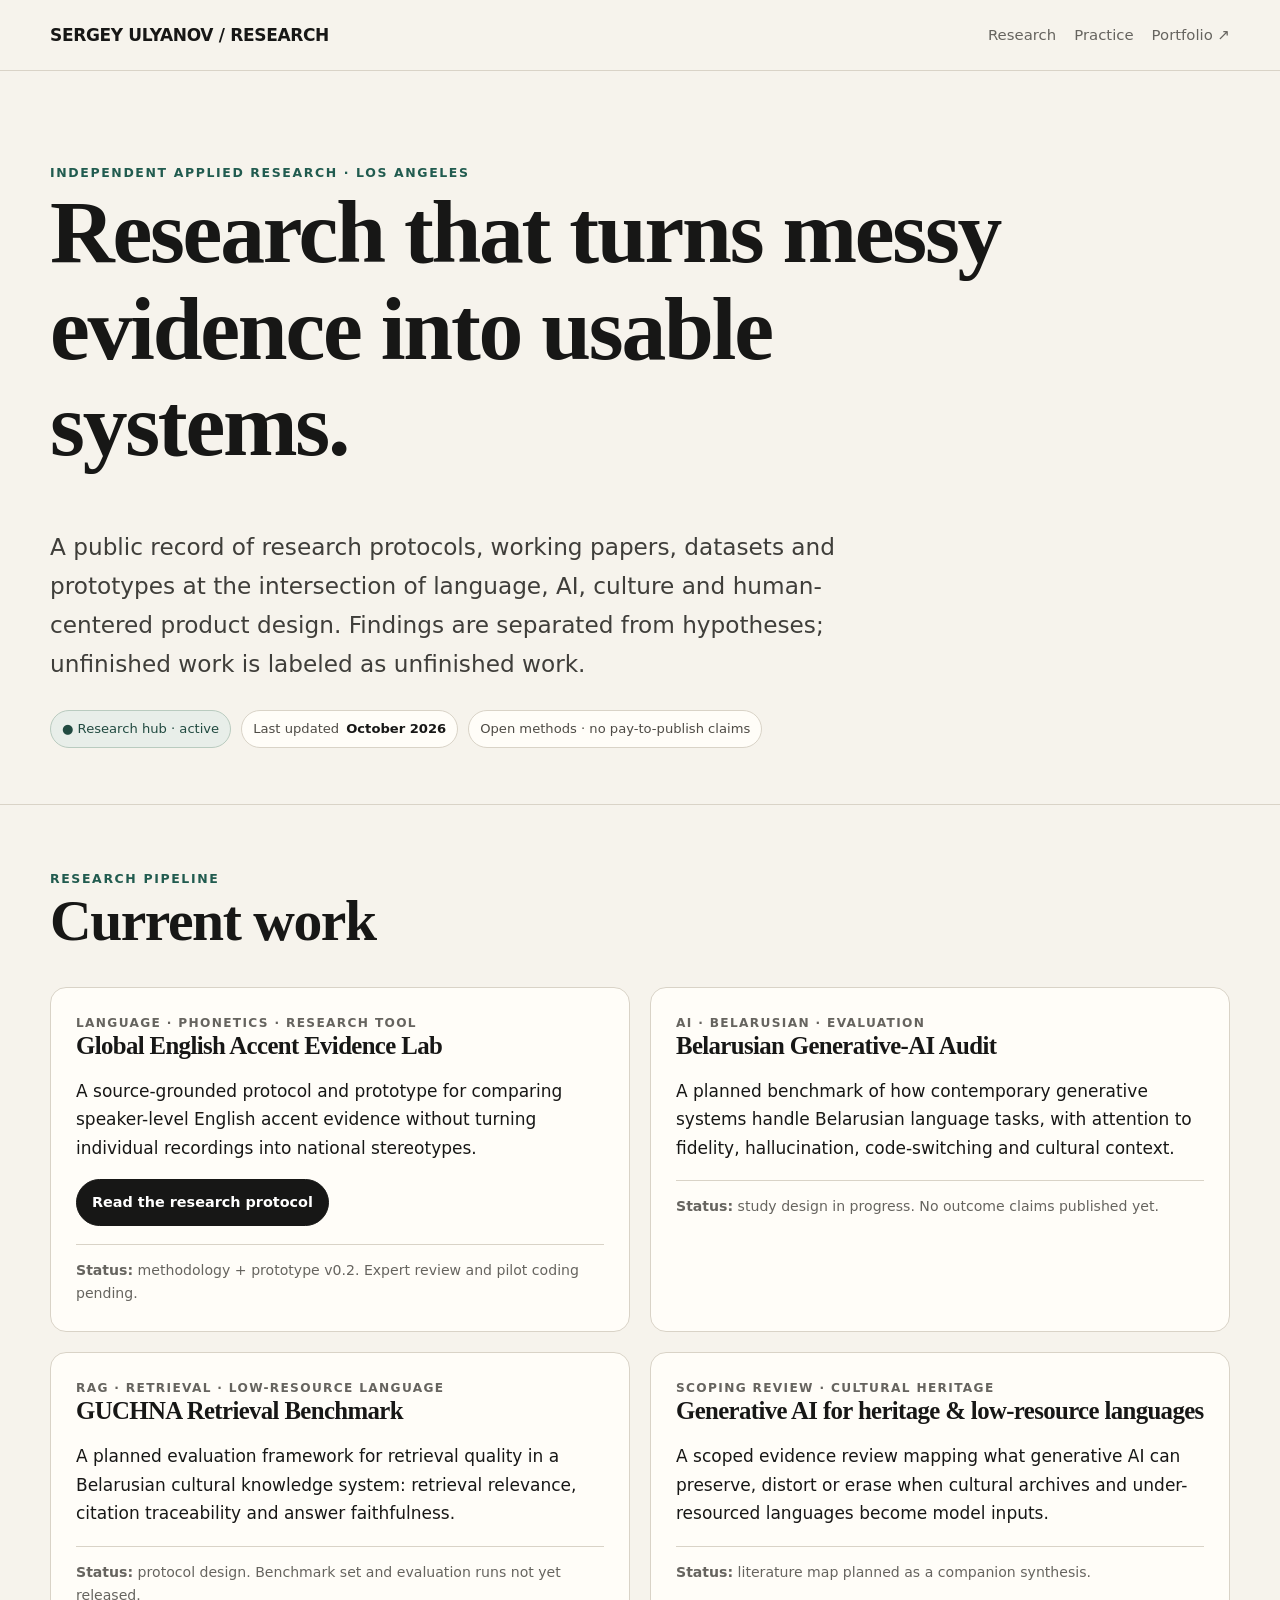
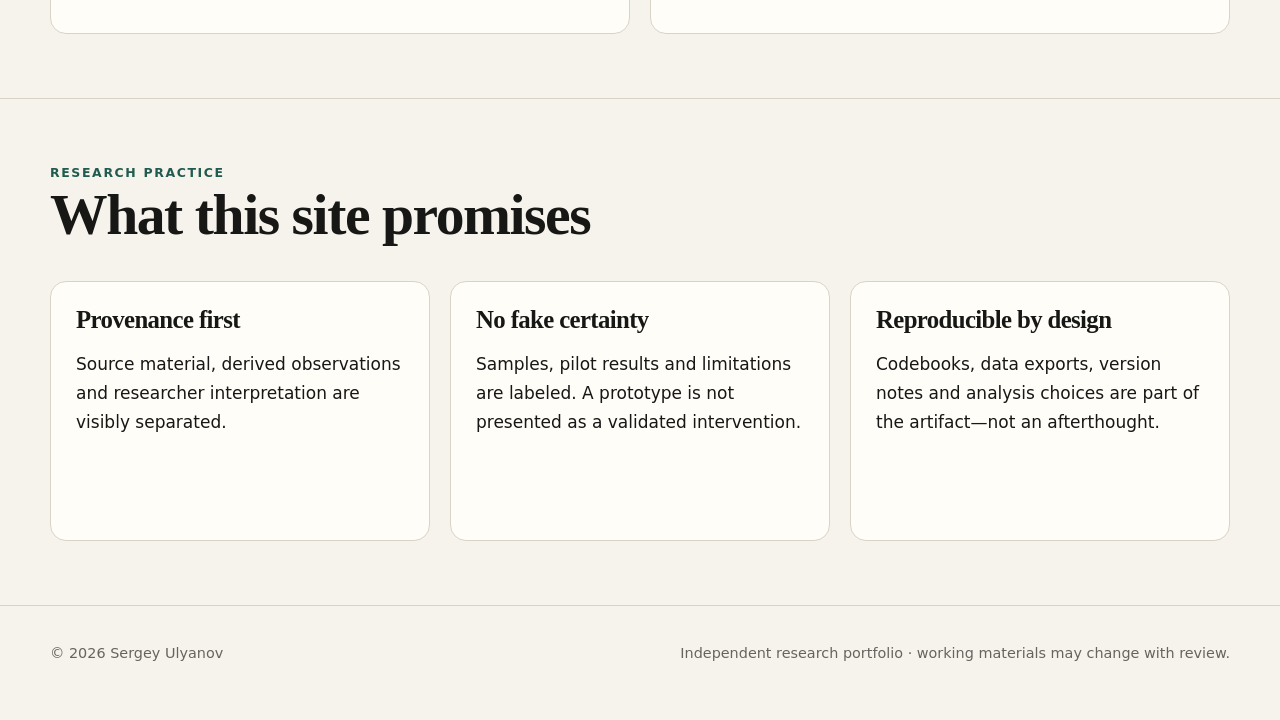
<file: index.html>
<!doctype html>
<html lang="en">
<head>
<meta charset="utf-8"><meta name="viewport" content="width=device-width,initial-scale=1">
<title>Research — Sergey Ulyanov</title>
<meta name="description" content="Applied research by Sergey Ulyanov across language, AI, culture and human-centered product design.">
<meta property="og:title" content="Research — Sergey Ulyanov"><meta property="og:description" content="Research protocols, working papers and reproducible prototypes.">
<link rel="stylesheet" href="./styles.css">
</head>
<body>
<a class="skip" href="#main">Skip to content</a>
<header class="sitehead"><div class="wrap inner">
<a class="brand" href="./">SERGEY ULYANOV / RESEARCH</a>
<nav class="nav" aria-label="Primary"><a href="#work">Research</a><a href="#practice">Practice</a><a href="https://sergey-ulyanov.pro">Portfolio ↗</a></nav>
</div></header>
<main id="main">
<section class="hero"><div class="wrap">
<div class="eyebrow">Independent applied research · Los Angeles</div>
<h1>Research that turns messy evidence into usable systems.</h1>
<p class="lede">A public record of research protocols, working papers, datasets and prototypes at the intersection of language, AI, culture and human-centered product design. Findings are separated from hypotheses; unfinished work is labeled as unfinished work.</p>
<div class="meta"><span class="pill status">● Research hub · active</span><span class="pill">Last updated <strong>October 2026</strong></span><span class="pill">Open methods · no pay-to-publish claims</span></div>
</div></section>

<section id="work"><div class="wrap">
<div class="eyebrow">Research pipeline</div><h2>Current work</h2>
<div class="grid">
<article class="card wide">
<div class="kicker">Language · phonetics · research tool</div>
<h3>Global English Accent Evidence Lab</h3>
<p>A source-grounded protocol and prototype for comparing speaker-level English accent evidence without turning individual recordings into national stereotypes.</p>
<p><a class="btn primary" href="./joy-of-phonetics/">Read the research protocol</a></p>
<div class="statusline"><strong>Status:</strong> methodology + prototype v0.2. Expert review and pilot coding pending.</div>
</article>
<article class="card wide">
<div class="kicker">AI · Belarusian · evaluation</div>
<h3>Belarusian Generative-AI Audit</h3>
<p>A planned benchmark of how contemporary generative systems handle Belarusian language tasks, with attention to fidelity, hallucination, code-switching and cultural context.</p>
<div class="statusline"><strong>Status:</strong> study design in progress. No outcome claims published yet.</div>
</article>
<article class="card wide">
<div class="kicker">RAG · retrieval · low-resource language</div>
<h3>GUCHNA Retrieval Benchmark</h3>
<p>A planned evaluation framework for retrieval quality in a Belarusian cultural knowledge system: retrieval relevance, citation traceability and answer faithfulness.</p>
<div class="statusline"><strong>Status:</strong> protocol design. Benchmark set and evaluation runs not yet released.</div>
</article>
<article class="card wide">
<div class="kicker">Scoping review · cultural heritage</div>
<h3>Generative AI for heritage & low-resource languages</h3>
<p>A scoped evidence review mapping what generative AI can preserve, distort or erase when cultural archives and under-resourced languages become model inputs.</p>
<div class="statusline"><strong>Status:</strong> literature map planned as a companion synthesis.</div>
</article>
</div>
</div></section>

<section id="practice"><div class="wrap">
<div class="eyebrow">Research practice</div><h2>What this site promises</h2>
<div class="grid">
<article class="card"><h3>Provenance first</h3><p>Source material, derived observations and researcher interpretation are visibly separated.</p></article>
<article class="card"><h3>No fake certainty</h3><p>Samples, pilot results and limitations are labeled. A prototype is not presented as a validated intervention.</p></article>
<article class="card"><h3>Reproducible by design</h3><p>Codebooks, data exports, version notes and analysis choices are part of the artifact—not an afterthought.</p></article>
</div>
</div></section>
</main>
<footer class="footer"><div class="wrap inner"><span>© 2026 Sergey Ulyanov</span><span>Independent research portfolio · working materials may change with review.</span></div></footer>
</body></html>
</file>
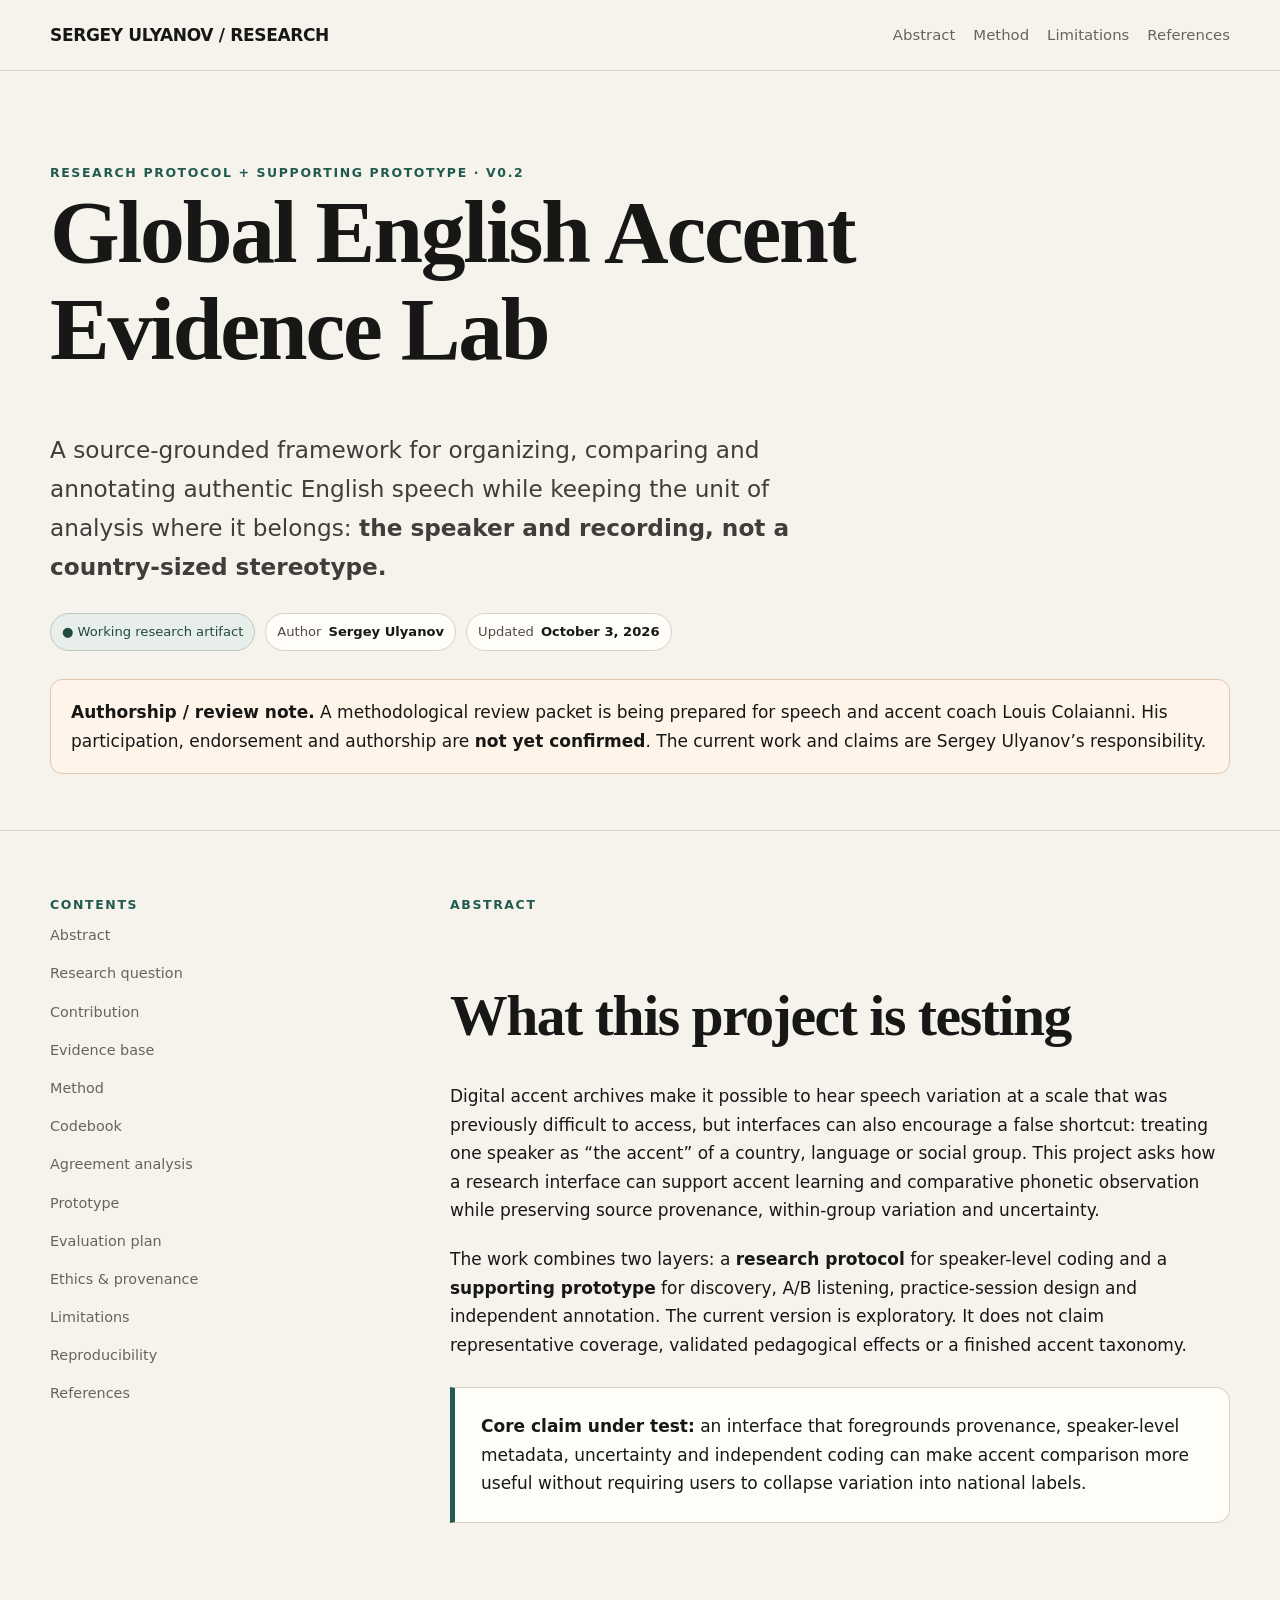
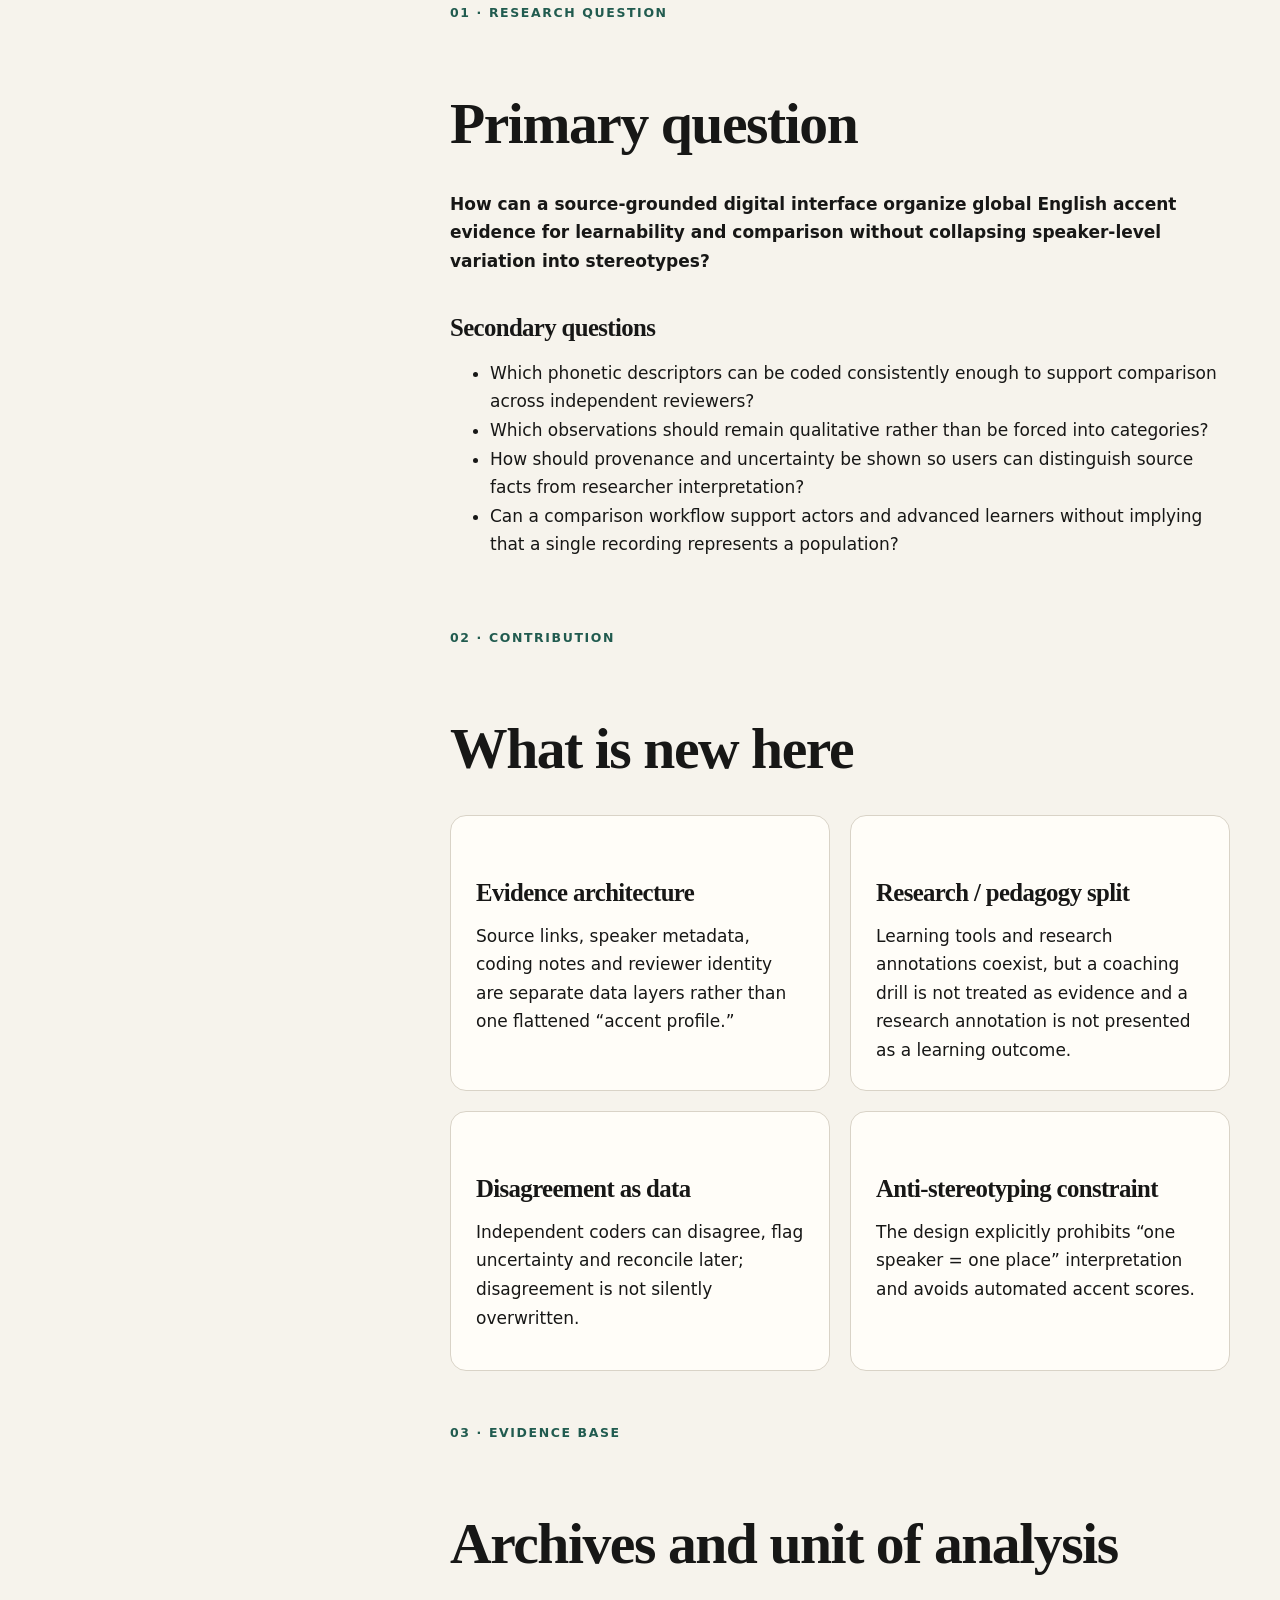
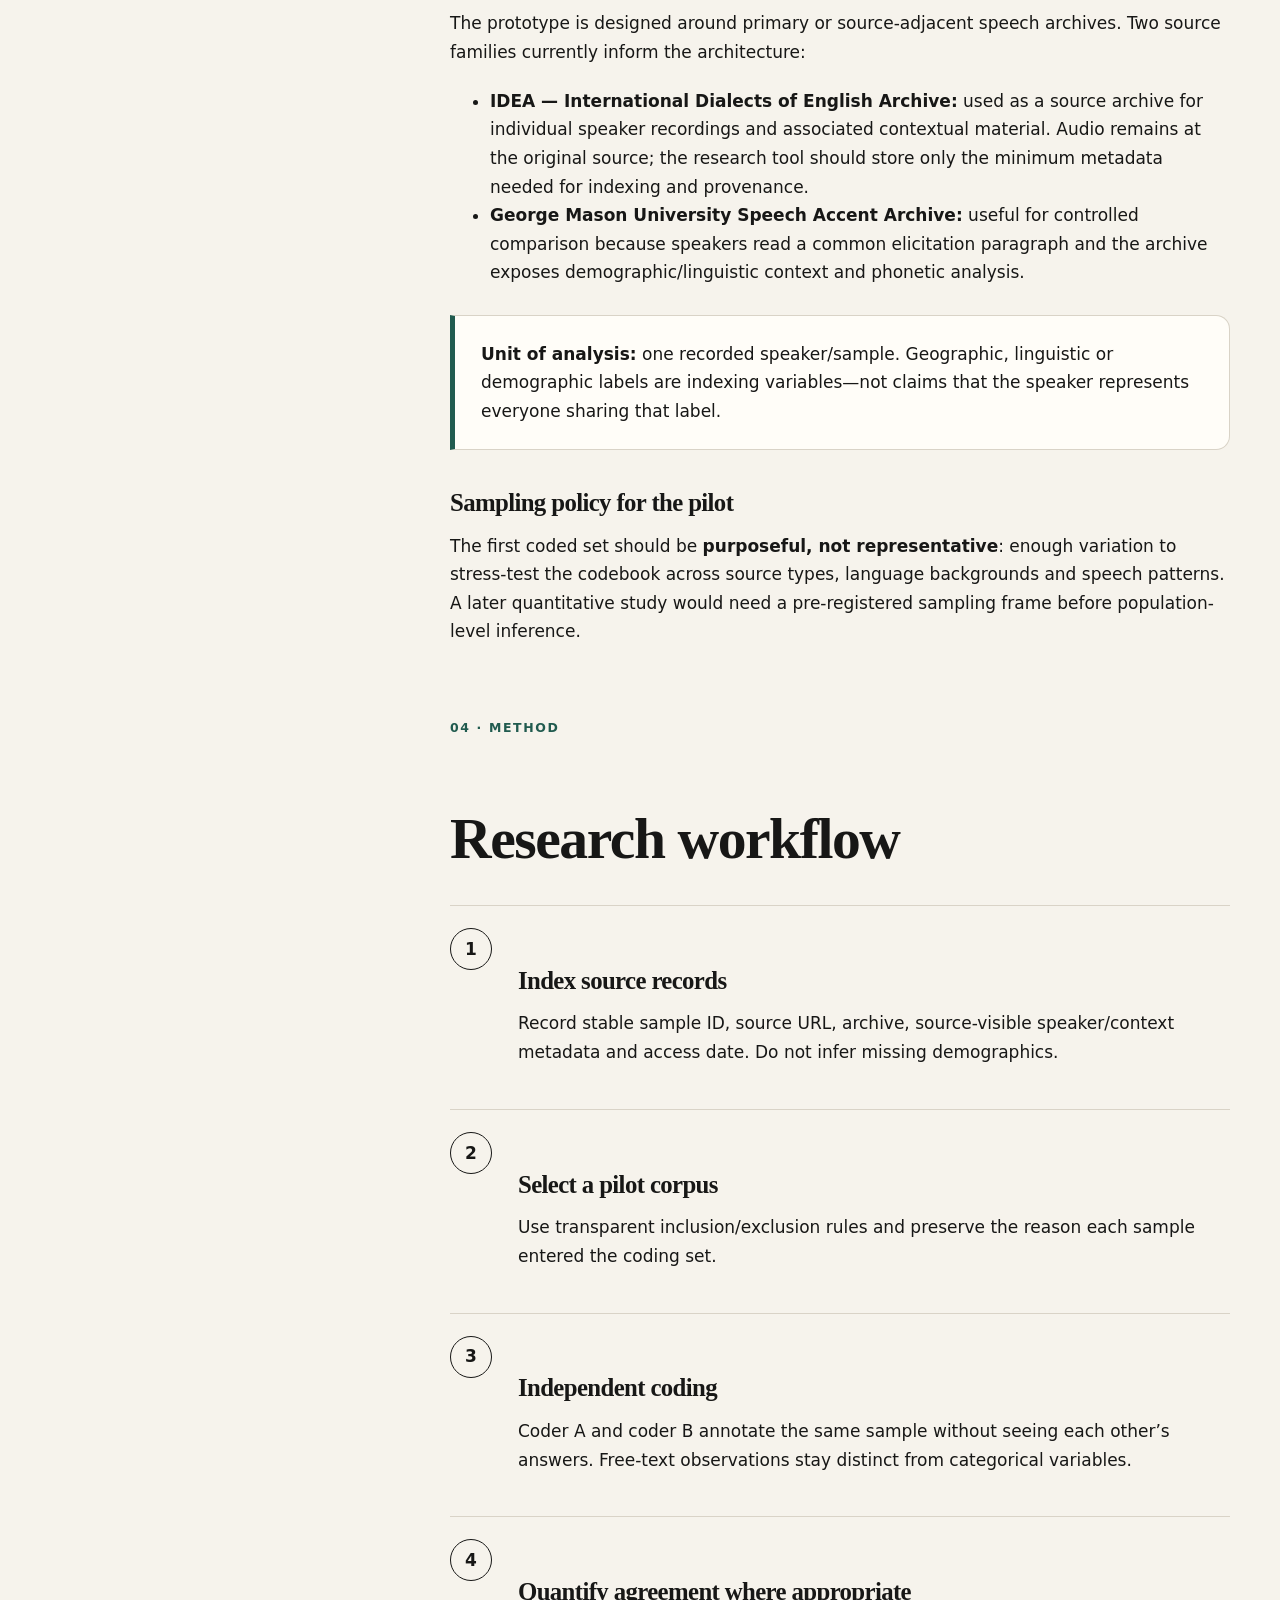
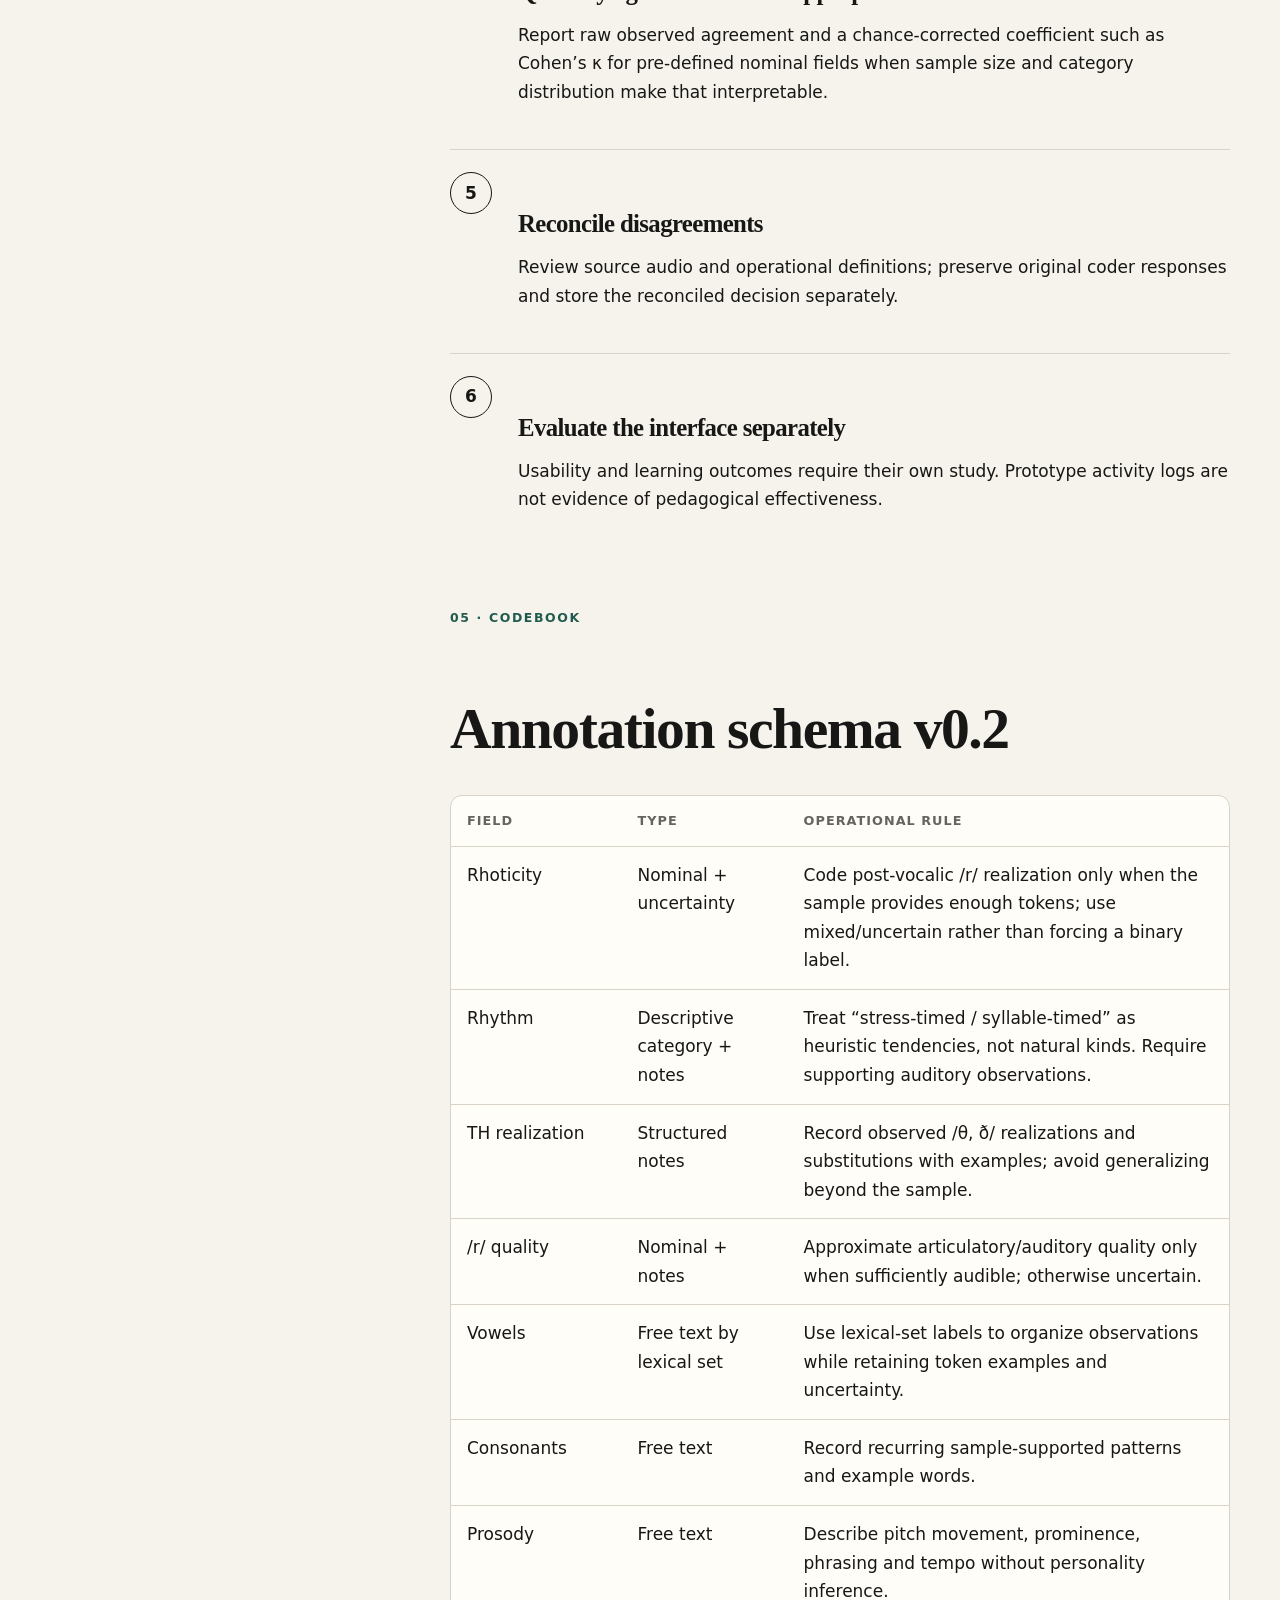
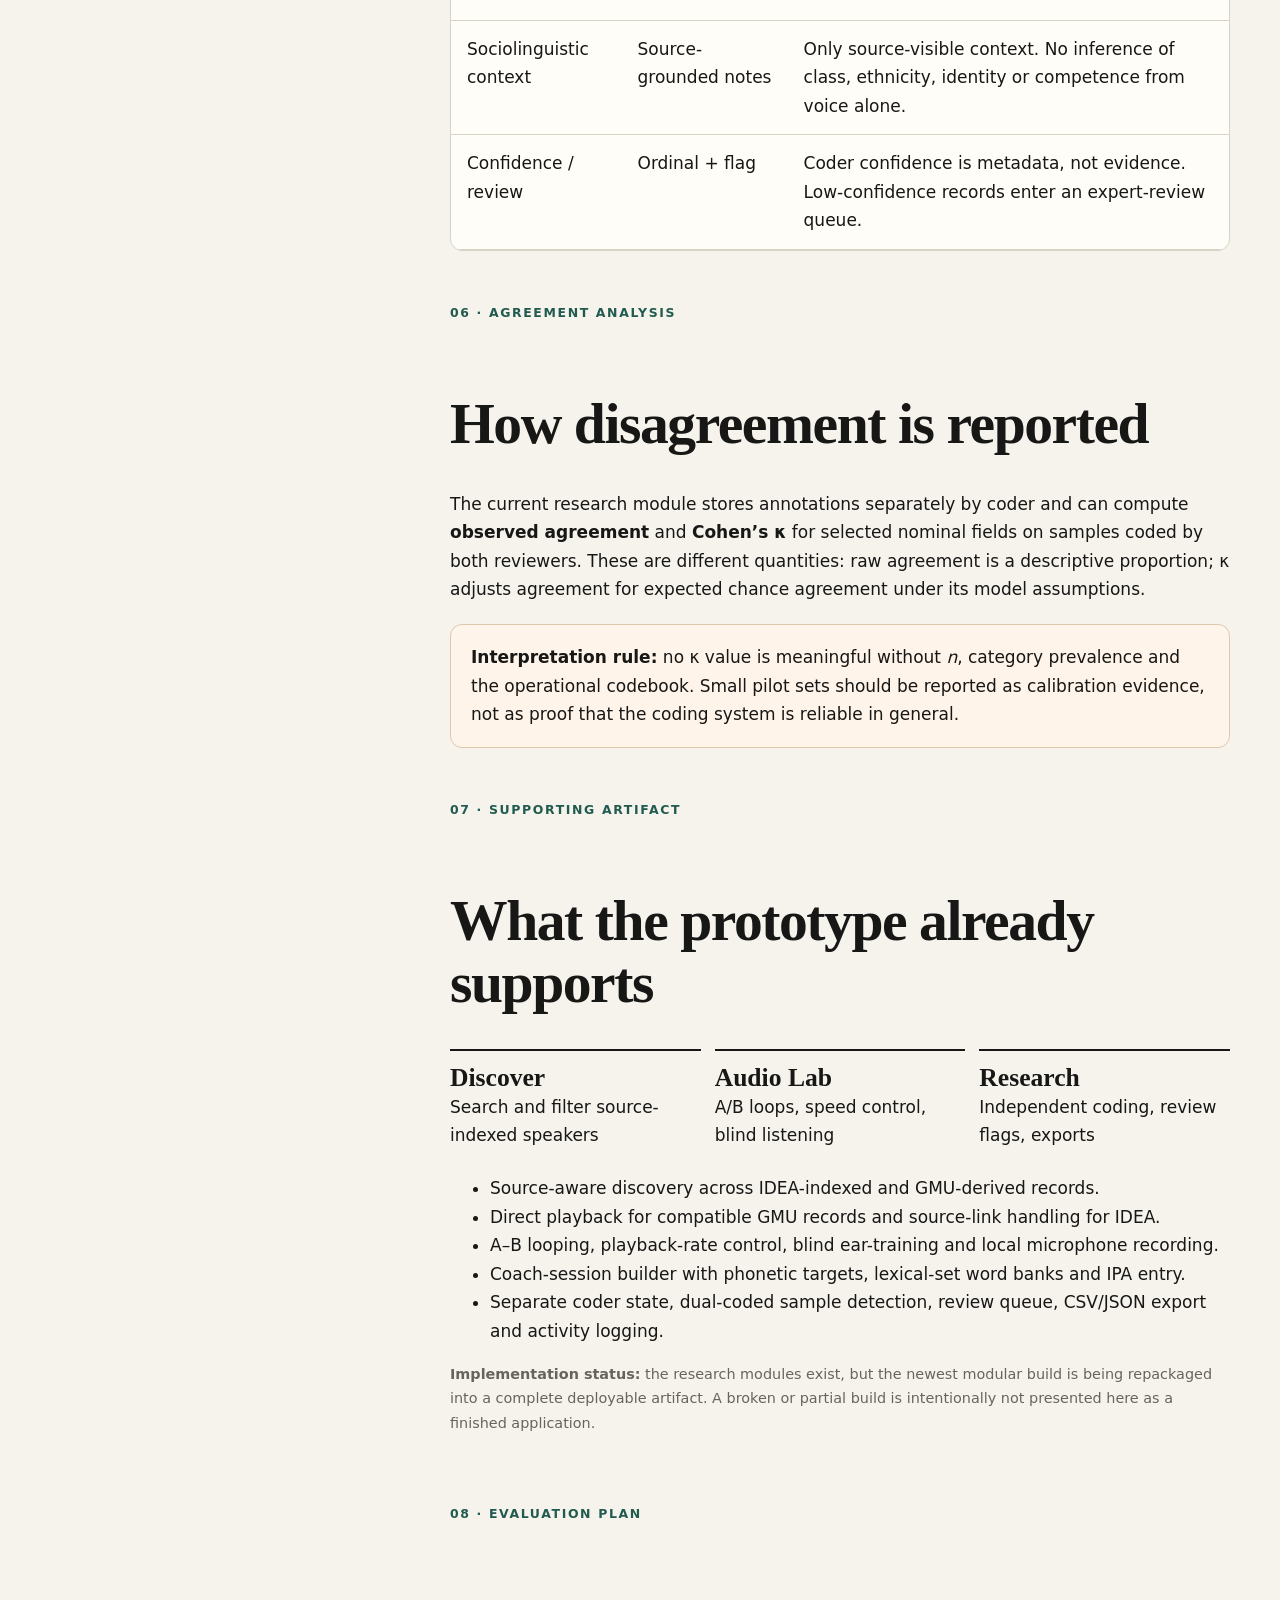
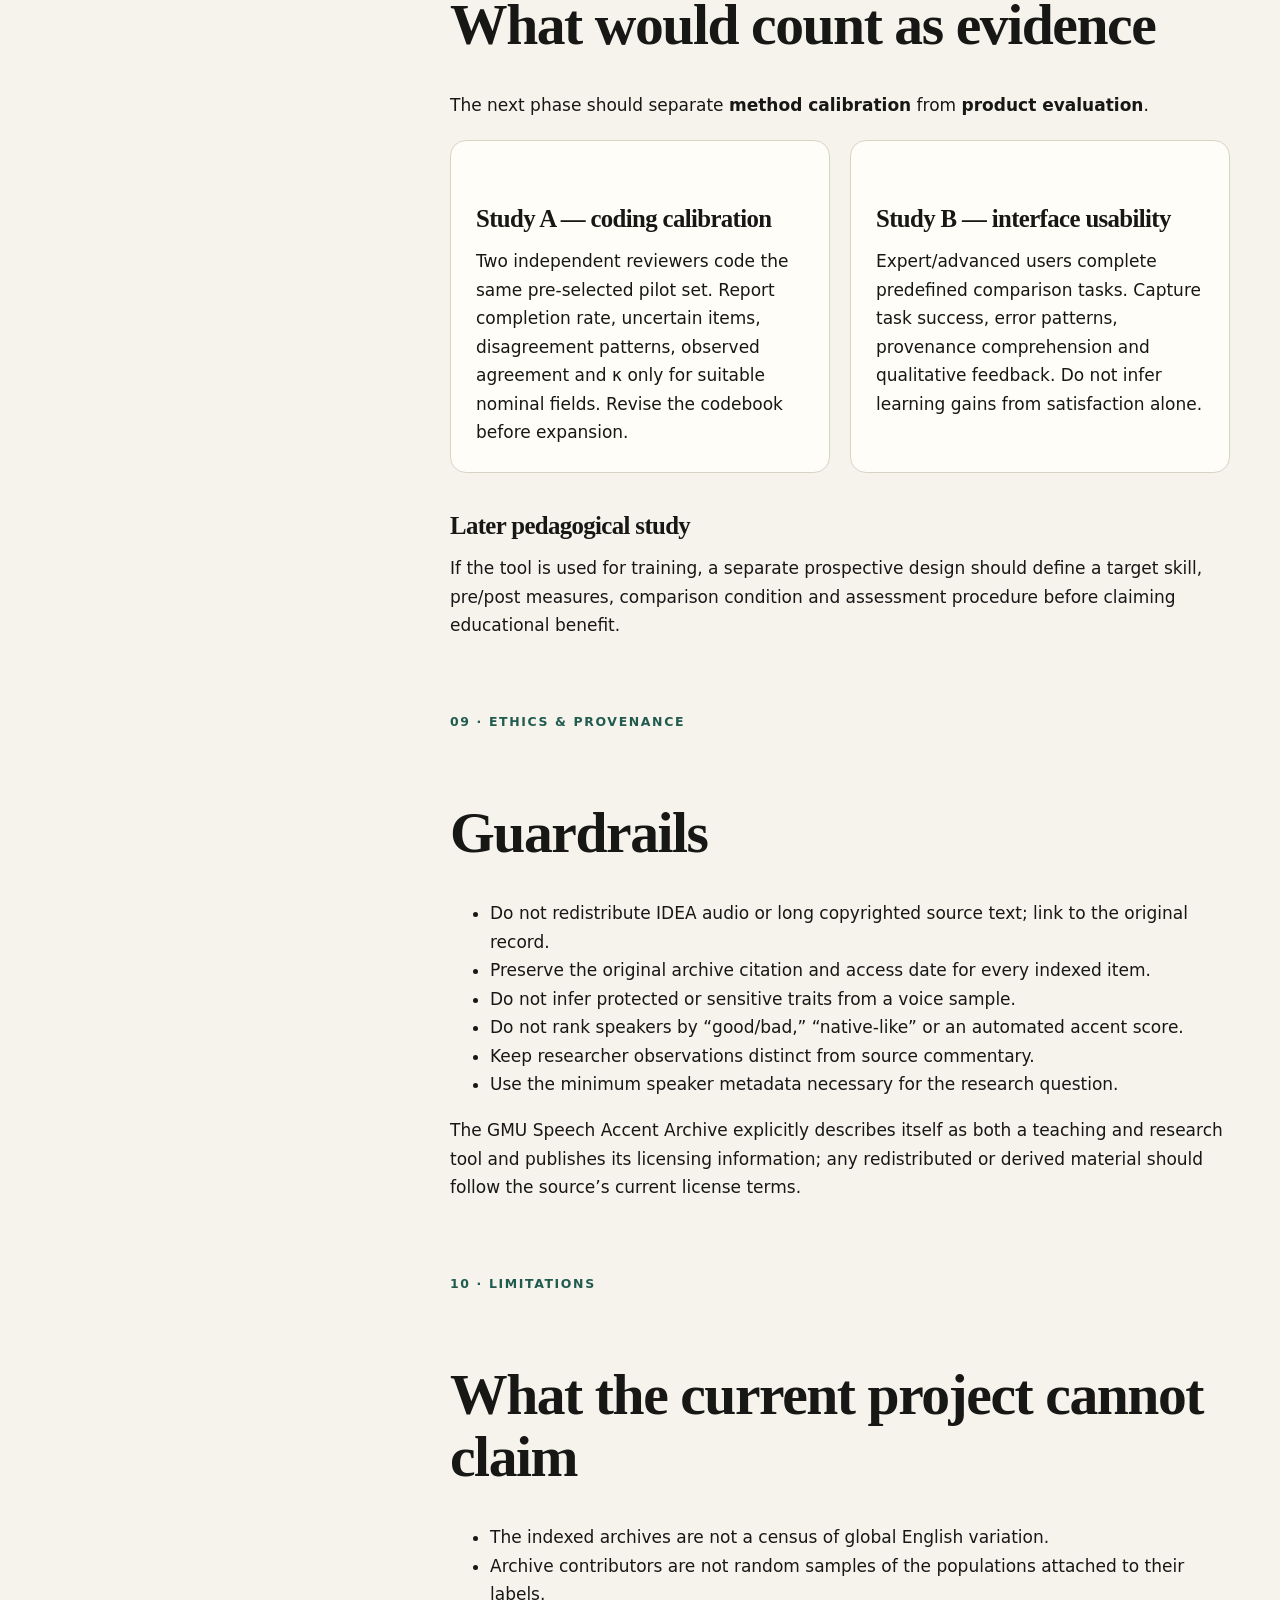
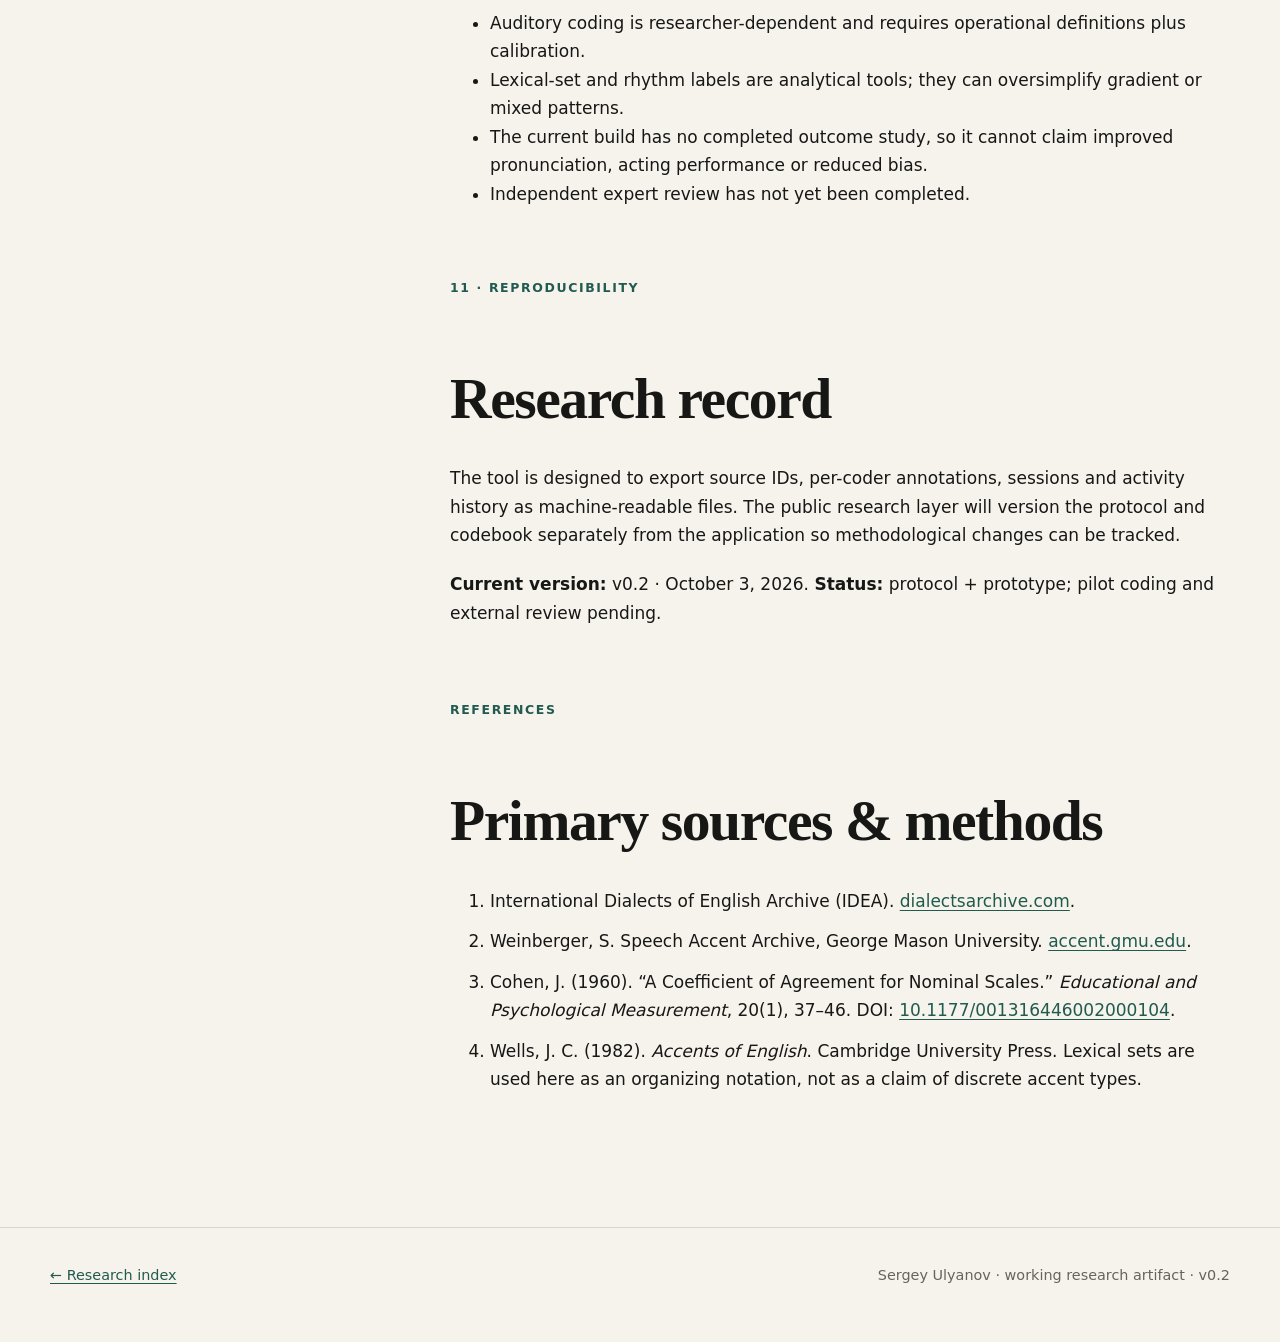
<file: joy-of-phonetics/index.html>
<!doctype html>
<html lang="en">
<head>
<meta charset="utf-8"><meta name="viewport" content="width=device-width,initial-scale=1">
<title>Global English Accent Evidence Lab — Research Protocol</title>
<meta name="description" content="A source-grounded research protocol and digital prototype for comparing speaker-level English accent evidence without collapsing variation into stereotypes.">
<meta property="og:title" content="Global English Accent Evidence Lab"><meta property="og:description" content="Research protocol + prototype by Sergey Ulyanov.">
<link rel="stylesheet" href="../styles.css">
<script type="application/ld+json">{"@context":"https://schema.org","@type":"ScholarlyArticle","headline":"Global English Accent Evidence Lab: a source-grounded protocol for speaker-level comparison","author":{"@type":"Person","name":"Sergey Ulyanov"},"dateModified":"2026-10-03","articleSection":"Research protocol / working paper","description":"A research protocol and prototype for organizing and comparing speaker-level English accent evidence with explicit provenance, uncertainty and anti-stereotyping safeguards."}</script>
</head>
<body>
<a class="skip" href="#main">Skip to content</a>
<header class="sitehead"><div class="wrap inner">
<a class="brand" href="../">SERGEY ULYANOV / RESEARCH</a>
<nav class="nav" aria-label="Primary"><a href="#abstract">Abstract</a><a href="#method">Method</a><a href="#limitations">Limitations</a><a href="#references">References</a></nav>
</div></header>

<main id="main">
<section class="hero"><div class="wrap">
<div class="eyebrow">Research protocol + supporting prototype · v0.2</div>
<h1>Global English Accent Evidence Lab</h1>
<p class="lede">A source-grounded framework for organizing, comparing and annotating authentic English speech while keeping the unit of analysis where it belongs: <strong>the speaker and recording, not a country-sized stereotype.</strong></p>
<div class="meta"><span class="pill status">● Working research artifact</span><span class="pill">Author <strong>Sergey Ulyanov</strong></span><span class="pill">Updated <strong>October 3, 2026</strong></span></div>
<div class="note" style="margin-top:28px"><strong>Authorship / review note.</strong> A methodological review packet is being prepared for speech and accent coach Louis Colaianni. His participation, endorsement and authorship are <strong>not yet confirmed</strong>. The current work and claims are Sergey Ulyanov’s responsibility.</div>
</div></section>

<section><div class="wrap grid">
<aside class="toc" aria-label="Article contents">
<div class="eyebrow">Contents</div>
<a href="#abstract">Abstract</a><a href="#question">Research question</a><a href="#contribution">Contribution</a><a href="#sources">Evidence base</a><a href="#method">Method</a><a href="#codebook">Codebook</a><a href="#reliability">Agreement analysis</a><a href="#prototype">Prototype</a><a href="#evaluation">Evaluation plan</a><a href="#ethics">Ethics & provenance</a><a href="#limitations">Limitations</a><a href="#reproducibility">Reproducibility</a><a href="#references">References</a>
</aside>

<article class="articlebody prose">
<section id="abstract"><div class="eyebrow">Abstract</div><h2>What this project is testing</h2>
<p>Digital accent archives make it possible to hear speech variation at a scale that was previously difficult to access, but interfaces can also encourage a false shortcut: treating one speaker as “the accent” of a country, language or social group. This project asks how a research interface can support accent learning and comparative phonetic observation while preserving source provenance, within-group variation and uncertainty.</p>
<p>The work combines two layers: a <strong>research protocol</strong> for speaker-level coding and a <strong>supporting prototype</strong> for discovery, A/B listening, practice-session design and independent annotation. The current version is exploratory. It does not claim representative coverage, validated pedagogical effects or a finished accent taxonomy.</p>
<div class="callout"><strong>Core claim under test:</strong> an interface that foregrounds provenance, speaker-level metadata, uncertainty and independent coding can make accent comparison more useful without requiring users to collapse variation into national labels.</div>
</section>

<section id="question"><div class="eyebrow">01 · Research question</div><h2>Primary question</h2>
<p><strong>How can a source-grounded digital interface organize global English accent evidence for learnability and comparison without collapsing speaker-level variation into stereotypes?</strong></p>
<h3>Secondary questions</h3>
<ul>
<li>Which phonetic descriptors can be coded consistently enough to support comparison across independent reviewers?</li>
<li>Which observations should remain qualitative rather than be forced into categories?</li>
<li>How should provenance and uncertainty be shown so users can distinguish source facts from researcher interpretation?</li>
<li>Can a comparison workflow support actors and advanced learners without implying that a single recording represents a population?</li>
</ul>
</section>

<section id="contribution"><div class="eyebrow">02 · Contribution</div><h2>What is new here</h2>
<div class="grid">
<div class="card wide"><h3>Evidence architecture</h3><p>Source links, speaker metadata, coding notes and reviewer identity are separate data layers rather than one flattened “accent profile.”</p></div>
<div class="card wide"><h3>Research / pedagogy split</h3><p>Learning tools and research annotations coexist, but a coaching drill is not treated as evidence and a research annotation is not presented as a learning outcome.</p></div>
<div class="card wide"><h3>Disagreement as data</h3><p>Independent coders can disagree, flag uncertainty and reconcile later; disagreement is not silently overwritten.</p></div>
<div class="card wide"><h3>Anti-stereotyping constraint</h3><p>The design explicitly prohibits “one speaker = one place” interpretation and avoids automated accent scores.</p></div>
</div>
</section>

<section id="sources"><div class="eyebrow">03 · Evidence base</div><h2>Archives and unit of analysis</h2>
<p>The prototype is designed around primary or source-adjacent speech archives. Two source families currently inform the architecture:</p>
<ul>
<li><strong>IDEA — International Dialects of English Archive:</strong> used as a source archive for individual speaker recordings and associated contextual material. Audio remains at the original source; the research tool should store only the minimum metadata needed for indexing and provenance.</li>
<li><strong>George Mason University Speech Accent Archive:</strong> useful for controlled comparison because speakers read a common elicitation paragraph and the archive exposes demographic/linguistic context and phonetic analysis.</li>
</ul>
<div class="callout"><strong>Unit of analysis:</strong> one recorded speaker/sample. Geographic, linguistic or demographic labels are indexing variables—not claims that the speaker represents everyone sharing that label.</div>
<h3>Sampling policy for the pilot</h3>
<p>The first coded set should be <strong>purposeful, not representative</strong>: enough variation to stress-test the codebook across source types, language backgrounds and speech patterns. A later quantitative study would need a pre-registered sampling frame before population-level inference.</p>
</section>

<section id="method"><div class="eyebrow">04 · Method</div><h2>Research workflow</h2>
<div class="method">
<article><div><h3>Index source records</h3><p>Record stable sample ID, source URL, archive, source-visible speaker/context metadata and access date. Do not infer missing demographics.</p></div></article>
<article><div><h3>Select a pilot corpus</h3><p>Use transparent inclusion/exclusion rules and preserve the reason each sample entered the coding set.</p></div></article>
<article><div><h3>Independent coding</h3><p>Coder A and coder B annotate the same sample without seeing each other’s answers. Free-text observations stay distinct from categorical variables.</p></div></article>
<article><div><h3>Quantify agreement where appropriate</h3><p>Report raw observed agreement and a chance-corrected coefficient such as Cohen’s κ for pre-defined nominal fields when sample size and category distribution make that interpretable.</p></div></article>
<article><div><h3>Reconcile disagreements</h3><p>Review source audio and operational definitions; preserve original coder responses and store the reconciled decision separately.</p></div></article>
<article><div><h3>Evaluate the interface separately</h3><p>Usability and learning outcomes require their own study. Prototype activity logs are not evidence of pedagogical effectiveness.</p></div></article>
</div>
</section>

<section id="codebook"><div class="eyebrow">05 · Codebook</div><h2>Annotation schema v0.2</h2>
<div class="tablewrap"><table>
<thead><tr><th>Field</th><th>Type</th><th>Operational rule</th></tr></thead>
<tbody>
<tr><td>Rhoticity</td><td>Nominal + uncertainty</td><td>Code post-vocalic /r/ realization only when the sample provides enough tokens; use mixed/uncertain rather than forcing a binary label.</td></tr>
<tr><td>Rhythm</td><td>Descriptive category + notes</td><td>Treat “stress-timed / syllable-timed” as heuristic tendencies, not natural kinds. Require supporting auditory observations.</td></tr>
<tr><td>TH realization</td><td>Structured notes</td><td>Record observed /θ, ð/ realizations and substitutions with examples; avoid generalizing beyond the sample.</td></tr>
<tr><td>/r/ quality</td><td>Nominal + notes</td><td>Approximate articulatory/auditory quality only when sufficiently audible; otherwise uncertain.</td></tr>
<tr><td>Vowels</td><td>Free text by lexical set</td><td>Use lexical-set labels to organize observations while retaining token examples and uncertainty.</td></tr>
<tr><td>Consonants</td><td>Free text</td><td>Record recurring sample-supported patterns and example words.</td></tr>
<tr><td>Prosody</td><td>Free text</td><td>Describe pitch movement, prominence, phrasing and tempo without personality inference.</td></tr>
<tr><td>Sociolinguistic context</td><td>Source-grounded notes</td><td>Only source-visible context. No inference of class, ethnicity, identity or competence from voice alone.</td></tr>
<tr><td>Confidence / review</td><td>Ordinal + flag</td><td>Coder confidence is metadata, not evidence. Low-confidence records enter an expert-review queue.</td></tr>
</tbody></table></div>
</section>

<section id="reliability"><div class="eyebrow">06 · Agreement analysis</div><h2>How disagreement is reported</h2>
<p>The current research module stores annotations separately by coder and can compute <strong>observed agreement</strong> and <strong>Cohen’s κ</strong> for selected nominal fields on samples coded by both reviewers. These are different quantities: raw agreement is a descriptive proportion; κ adjusts agreement for expected chance agreement under its model assumptions.</p>
<div class="note"><strong>Interpretation rule:</strong> no κ value is meaningful without <em>n</em>, category prevalence and the operational codebook. Small pilot sets should be reported as calibration evidence, not as proof that the coding system is reliable in general.</div>
</section>

<section id="prototype"><div class="eyebrow">07 · Supporting artifact</div><h2>What the prototype already supports</h2>
<div class="statrow"><div class="stat"><strong>Discover</strong><span>Search and filter source-indexed speakers</span></div><div class="stat"><strong>Audio Lab</strong><span>A/B loops, speed control, blind listening</span></div><div class="stat"><strong>Research</strong><span>Independent coding, review flags, exports</span></div></div>
<ul>
<li>Source-aware discovery across IDEA-indexed and GMU-derived records.</li>
<li>Direct playback for compatible GMU records and source-link handling for IDEA.</li>
<li>A–B looping, playback-rate control, blind ear-training and local microphone recording.</li>
<li>Coach-session builder with phonetic targets, lexical-set word banks and IPA entry.</li>
<li>Separate coder state, dual-coded sample detection, review queue, CSV/JSON export and activity logging.</li>
</ul>
<p class="small"><strong>Implementation status:</strong> the research modules exist, but the newest modular build is being repackaged into a complete deployable artifact. A broken or partial build is intentionally not presented here as a finished application.</p>
</section>

<section id="evaluation"><div class="eyebrow">08 · Evaluation plan</div><h2>What would count as evidence</h2>
<p>The next phase should separate <strong>method calibration</strong> from <strong>product evaluation</strong>.</p>
<div class="grid">
<div class="card wide"><h3>Study A — coding calibration</h3><p>Two independent reviewers code the same pre-selected pilot set. Report completion rate, uncertain items, disagreement patterns, observed agreement and κ only for suitable nominal fields. Revise the codebook before expansion.</p></div>
<div class="card wide"><h3>Study B — interface usability</h3><p>Expert/advanced users complete predefined comparison tasks. Capture task success, error patterns, provenance comprehension and qualitative feedback. Do not infer learning gains from satisfaction alone.</p></div>
</div>
<h3>Later pedagogical study</h3>
<p>If the tool is used for training, a separate prospective design should define a target skill, pre/post measures, comparison condition and assessment procedure before claiming educational benefit.</p>
</section>

<section id="ethics"><div class="eyebrow">09 · Ethics & provenance</div><h2>Guardrails</h2>
<ul>
<li>Do not redistribute IDEA audio or long copyrighted source text; link to the original record.</li>
<li>Preserve the original archive citation and access date for every indexed item.</li>
<li>Do not infer protected or sensitive traits from a voice sample.</li>
<li>Do not rank speakers by “good/bad,” “native-like” or an automated accent score.</li>
<li>Keep researcher observations distinct from source commentary.</li>
<li>Use the minimum speaker metadata necessary for the research question.</li>
</ul>
<p>The GMU Speech Accent Archive explicitly describes itself as both a teaching and research tool and publishes its licensing information; any redistributed or derived material should follow the source’s current license terms.</p>
</section>

<section id="limitations"><div class="eyebrow">10 · Limitations</div><h2>What the current project cannot claim</h2>
<ul>
<li>The indexed archives are not a census of global English variation.</li>
<li>Archive contributors are not random samples of the populations attached to their labels.</li>
<li>Auditory coding is researcher-dependent and requires operational definitions plus calibration.</li>
<li>Lexical-set and rhythm labels are analytical tools; they can oversimplify gradient or mixed patterns.</li>
<li>The current build has no completed outcome study, so it cannot claim improved pronunciation, acting performance or reduced bias.</li>
<li>Independent expert review has not yet been completed.</li>
</ul>
</section>

<section id="reproducibility"><div class="eyebrow">11 · Reproducibility</div><h2>Research record</h2>
<p>The tool is designed to export source IDs, per-coder annotations, sessions and activity history as machine-readable files. The public research layer will version the protocol and codebook separately from the application so methodological changes can be tracked.</p>
<p><strong>Current version:</strong> v0.2 · October 3, 2026. <strong>Status:</strong> protocol + prototype; pilot coding and external review pending.</p>
</section>

<section id="references"><div class="eyebrow">References</div><h2>Primary sources & methods</h2>
<ol class="refs">
<li>International Dialects of English Archive (IDEA). <a href="https://www.dialectsarchive.com/" rel="noreferrer">dialectsarchive.com</a>.</li>
<li>Weinberger, S. Speech Accent Archive, George Mason University. <a href="https://accent.gmu.edu/" rel="noreferrer">accent.gmu.edu</a>.</li>
<li>Cohen, J. (1960). “A Coefficient of Agreement for Nominal Scales.” <em>Educational and Psychological Measurement</em>, 20(1), 37–46. DOI: <a href="https://doi.org/10.1177/001316446002000104">10.1177/001316446002000104</a>.</li>
<li>Wells, J. C. (1982). <em>Accents of English</em>. Cambridge University Press. Lexical sets are used here as an organizing notation, not as a claim of discrete accent types.</li>
</ol>
</section>
</article>
</div></section>
</main>
<footer class="footer"><div class="wrap inner"><span><a href="../">← Research index</a></span><span>Sergey Ulyanov · working research artifact · v0.2</span></div></footer>
</body></html>
</file>
<file: styles.css>
:root{
  --ink:#171716;--muted:#66645f;--paper:#f6f3ec;--card:#fffdf8;--line:#d9d3c7;
  --accent:#215b4f;--accent2:#a3472f;--soft:#e8eee9;--max:1180px;
}
*{box-sizing:border-box}
html{scroll-behavior:smooth}
body{margin:0;background:var(--paper);color:var(--ink);font:17px/1.68 Inter,ui-sans-serif,system-ui,-apple-system,BlinkMacSystemFont,"Segoe UI",sans-serif}
a{color:var(--accent);text-underline-offset:3px}
a:hover{color:#143c34}
img{max-width:100%}
.skip{position:absolute;left:-9999px;top:auto}.skip:focus{left:18px;top:12px;background:#fff;padding:10px 14px;z-index:999;border:1px solid var(--ink)}
.wrap{width:min(var(--max),calc(100% - 40px));margin:auto}
.sitehead{border-bottom:1px solid var(--line);background:rgba(246,243,236,.96);position:sticky;top:0;z-index:20;backdrop-filter:blur(8px)}
.sitehead .inner{min-height:70px;display:flex;align-items:center;gap:24px;justify-content:space-between}
.brand{font-weight:800;letter-spacing:-.02em;text-decoration:none;color:var(--ink)}
.nav{display:flex;gap:18px;flex-wrap:wrap}.nav a{text-decoration:none;color:var(--muted);font-size:.93rem}.nav a:hover{color:var(--ink)}
.hero{padding:92px 0 56px;border-bottom:1px solid var(--line)}
.eyebrow{font-size:.78rem;letter-spacing:.13em;text-transform:uppercase;font-weight:800;color:var(--accent)}
h1,h2,h3{font-family:Georgia,"Times New Roman",serif;line-height:1.08;letter-spacing:-.025em;margin:0 0 .6em}
h1{font-size:clamp(3rem,7vw,6.4rem);max-width:1000px}h2{font-size:clamp(2rem,4.5vw,3.8rem)}h3{font-size:1.55rem}
.lede{font-size:clamp(1.15rem,2vw,1.45rem);max-width:820px;color:#3f3e3a}
.meta{display:flex;gap:10px;flex-wrap:wrap;margin:26px 0 0}
.pill{display:inline-flex;align-items:center;gap:7px;border:1px solid var(--line);background:var(--card);border-radius:999px;padding:7px 11px;font-size:.82rem;color:#4e4b45}
.pill strong{color:var(--ink)}
.pill.status{border-color:#b9cbbf;background:var(--soft);color:#214a40}
main section{padding:64px 0;border-bottom:1px solid var(--line)}
.grid{display:grid;grid-template-columns:repeat(12,1fr);gap:20px}
.card{grid-column:span 4;background:var(--card);border:1px solid var(--line);border-radius:16px;padding:25px;min-height:260px}
.card.wide{grid-column:span 6}.card.full{grid-column:1/-1}
.card p:last-child{margin-bottom:0}.card .kicker{font-size:.76rem;text-transform:uppercase;letter-spacing:.11em;font-weight:800;color:var(--muted)}
.card .statusline{margin-top:18px;padding-top:14px;border-top:1px solid var(--line);font-size:.88rem;color:var(--muted)}
.btn{display:inline-block;border:1px solid var(--ink);border-radius:999px;padding:10px 15px;text-decoration:none;color:var(--ink);font-weight:700;font-size:.9rem}
.btn.primary{background:var(--ink);color:#fff}.btn:hover{transform:translateY(-1px)}
.prose{max-width:820px}.prose p{margin:0 0 1.2em}.prose h2{margin-top:1.2em}.prose h3{margin-top:1.6em}
.callout{background:var(--card);border:1px solid var(--line);border-left:5px solid var(--accent);border-radius:0 14px 14px 0;padding:24px 26px;margin:28px 0}
.note{background:#fff4e9;border:1px solid #dfc8ad;border-radius:12px;padding:18px 20px}
.method{counter-reset:method}.method article{counter-increment:method;display:grid;grid-template-columns:52px 1fr;gap:16px;padding:22px 0;border-top:1px solid var(--line)}
.method article:before{content:counter(method);display:grid;place-items:center;width:40px;height:40px;border-radius:50%;border:1px solid var(--ink);font-weight:800}
.tablewrap{overflow-x:auto;border:1px solid var(--line);border-radius:12px;background:var(--card)}
table{width:100%;border-collapse:collapse;min-width:680px}th,td{text-align:left;vertical-align:top;padding:14px 16px;border-bottom:1px solid var(--line)}th{font-size:.8rem;text-transform:uppercase;letter-spacing:.08em;color:var(--muted)}
.refs li{margin-bottom:12px}.small{font-size:.9rem;color:var(--muted)}
.footer{padding:35px 0 55px;color:var(--muted);font-size:.9rem}.footer .inner{display:flex;justify-content:space-between;gap:20px;flex-wrap:wrap}
.toc{position:sticky;top:92px;grid-column:span 3;align-self:start}.toc a{display:block;padding:7px 0;text-decoration:none;color:var(--muted);font-size:.9rem}
.articlebody{grid-column:5/-1}.articlebody section{padding:0 0 52px;border:0}
.statrow{display:grid;grid-template-columns:repeat(3,1fr);gap:14px;margin:24px 0}.stat{border-top:2px solid var(--ink);padding-top:12px}.stat strong{display:block;font:700 1.6rem Georgia,serif}
.code{font-family:ui-monospace,SFMono-Regular,Menlo,monospace;background:#eee9df;padding:2px 5px;border-radius:5px;font-size:.87em}
@media(max-width:900px){.card,.card.wide{grid-column:span 6}.toc{display:none}.articlebody{grid-column:1/-1}.hero{padding-top:62px}}
@media(max-width:650px){body{font-size:16px}.wrap{width:min(100% - 28px,var(--max))}.sitehead .inner{align-items:flex-start;padding:14px 0;flex-direction:column;gap:8px}.nav{gap:12px}.hero{padding:48px 0 38px}.card,.card.wide{grid-column:1/-1}.statrow{grid-template-columns:1fr}.grid{gap:14px}}
@media print{.sitehead,.skip,.btn{display:none!important}body{background:#fff;font-size:11pt}.wrap{width:100%}.hero,main section{padding:24px 0}.card{break-inside:avoid}.toc{display:none}.articlebody{grid-column:1/-1}}
</file>
